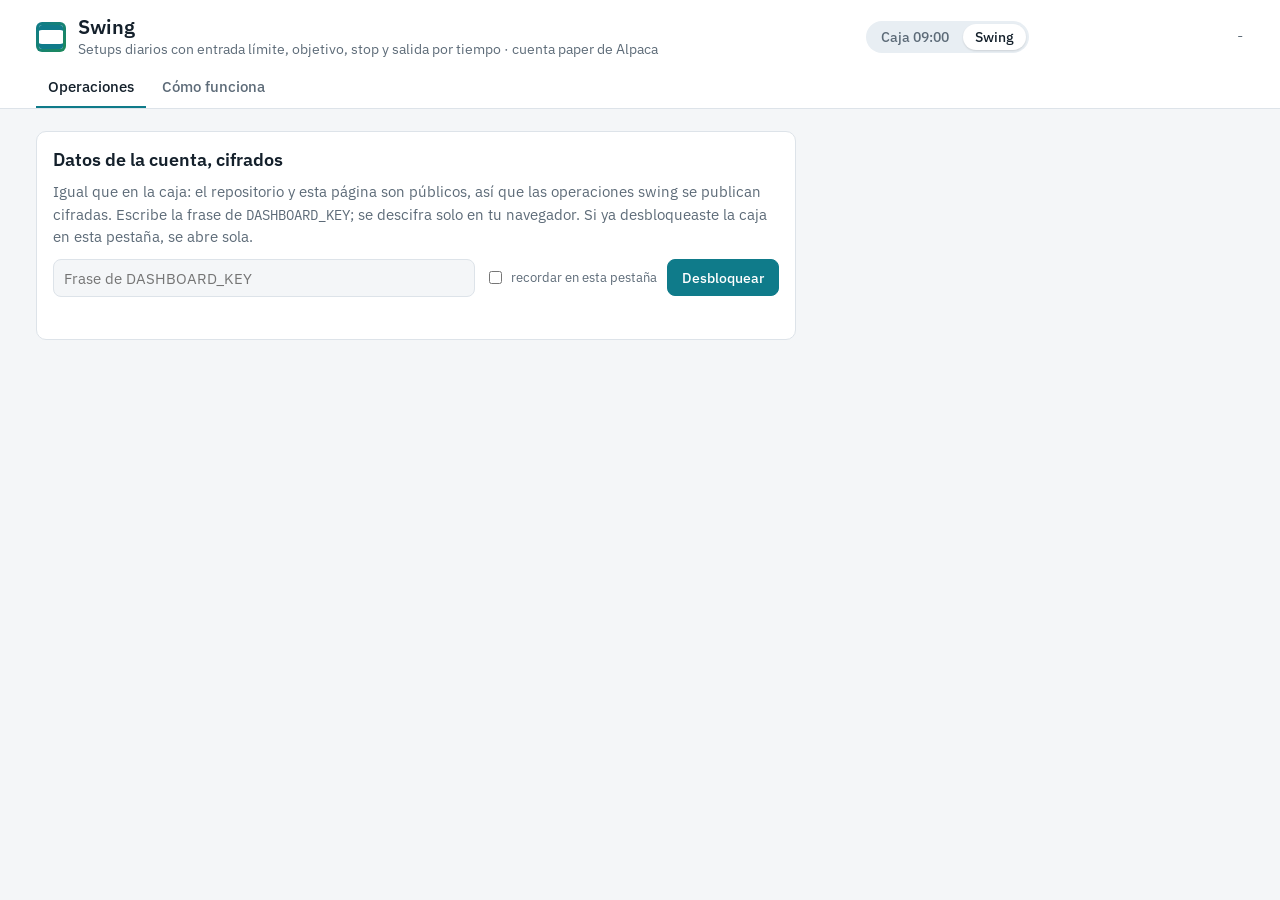
<file: site/swing.html>
<!doctype html>
<html lang="es">
<head>
<meta charset="utf-8">
<meta name="viewport" content="width=device-width, initial-scale=1, viewport-fit=cover">
<title>Swing en paper</title>
<meta name="description" content="Panel de los setups swing (ruptura de 20 días, pullback a la EMA20, RSI(2), momentum de resultados) en la cuenta paper de Alpaca.">
<link rel="preconnect" href="https://fonts.googleapis.com">
<link rel="stylesheet" href="https://fonts.googleapis.com/css2?family=IBM+Plex+Sans:wght@400;500;600&family=IBM+Plex+Mono:wght@400;500&display=swap">
<link rel="stylesheet" href="style.css">
</head>
<body>
<header class="top">
  <div class="top-inner">
    <div class="brand">
      <span class="brand-mark" aria-hidden="true"></span>
      <div>
        <h1>Swing</h1>
        <p class="sub">Setups diarios con entrada límite, objetivo, stop y salida por tiempo · cuenta paper de Alpaca</p>
      </div>
    </div>
    <nav class="apps" aria-label="Estrategias"><a href="./">Caja 09:00</a><a href="swing.html" aria-current="page">Swing</a></nav>
    <div class="status"><span id="updated" class="muted mono">-</span></div>
  </div>
  <nav class="tabs" role="tablist" aria-label="Secciones">
    <button role="tab" data-tab="trades" aria-selected="true">Operaciones</button>
    <button role="tab" data-tab="how" aria-selected="false">Cómo funciona</button>
  </nav>
</header>

<main>
  <section id="tab-trades" class="tab" role="tabpanel">
    <div id="lock" class="card lock">
      <h2>Datos de la cuenta, cifrados</h2>
      <p class="muted">Igual que en la caja: el repositorio y esta página son públicos, así que las operaciones swing se publican cifradas. Escribe la frase de <code>DASHBOARD_KEY</code>; se descifra solo en tu navegador. Si ya desbloqueaste la caja en esta pestaña, se abre sola.</p>
      <form id="unlock-form" class="row">
        <label for="pass" class="sr">Frase</label>
        <input id="pass" type="password" autocomplete="current-password" placeholder="Frase de DASHBOARD_KEY" required>
        <label class="check"><input id="remember" type="checkbox"> recordar en esta pestaña</label>
        <button type="submit" class="btn primary">Desbloquear</button>
      </form>
      <p id="lock-msg" class="msg" role="status"></p>
    </div>
    <div id="trades-body" hidden>
      <div class="row priv-head"><span id="priv-updated" class="muted small" role="status"></span><span class="row-btns"><button id="priv-refresh" class="btn small" type="button">Actualizar</button><button id="relock" class="btn ghost small" type="button">Bloquear</button></span></div>
      <div class="kpis" id="sw-kpis"></div>
      <div class="card">
        <h3>Abiertas</h3>
        <div class="table-wrap"><table id="sw-open"><thead><tr><th>Símbolo</th><th>Setup</th><th>Lado</th><th>Entrada</th><th>Stop</th><th>Objetivo</th><th>Ahora</th><th>R ahora</th><th>P&amp;L</th><th>Sale por tiempo</th></tr></thead><tbody></tbody></table></div>
        <p id="sw-open-empty" class="muted" hidden>Sin operaciones swing abiertas.</p>
      </div>
      <div class="card">
        <h3>Órdenes de entrada esperando</h3>
        <p class="muted small">Órdenes límite enviadas que todavía no se ejecutan; si no entran en su día, se cancelan.</p>
        <div class="table-wrap"><table id="sw-pending"><thead><tr><th>Símbolo</th><th>Setup</th><th>Lado</th><th>Límite</th><th>Stop</th><th>Objetivo</th><th>Señal</th></tr></thead><tbody></tbody></table></div>
        <p id="sw-pending-empty" class="muted" hidden>Ninguna.</p>
      </div>
      <div class="grid-2">
        <div class="card"><h3>R acumulado</h3><div id="sw-r-chart" class="chart-svg"></div></div>
        <div class="card"><h3>Real contra el estudio, por setup</h3><div class="table-wrap"><table id="sw-setups"></table></div></div>
      </div>
      <div class="card">
        <h3>Cerradas</h3>
        <div class="table-wrap"><table id="sw-closed"><thead><tr><th>Señal</th><th>Símbolo</th><th>Setup</th><th>Lado</th><th>Entrada</th><th>Salida</th><th>Cómo salió</th><th>R</th></tr></thead><tbody></tbody></table></div>
        <p id="sw-closed-empty" class="muted" hidden>Todavía no hay operaciones swing cerradas.</p>
      </div>
    </div>
  </section>

  <section id="tab-how" class="tab" role="tabpanel" hidden>
    <div class="grid-2">
      <div class="card prose">
        <h2>Cómo opera</h2>
        <ol>
          <li>Después del cierre, el escáner busca los setups en la lista de acciones (ruptura del máximo de 20 días, pullback a la EMA20, RSI(2) sobrevendido, momentum tras resultados) y el chequeo de riesgo decide cuáles pasan.</li>
          <li>Cada uno que pasa se envía a la cuenta <b>paper</b> como orden bracket: entrada límite, objetivo y stop. Si la entrada no se ejecuta en su día, se cancela.</li>
          <li>Una operación por símbolo y un máximo de operaciones abiertas a la vez; antes de entrar se pregunta a Alpaca si ya hay algo en ese símbolo.</li>
          <li>Si no llega ni al objetivo ni al stop, se cierra al vencer su stop de tiempo.</li>
          <li>Después del cierre, el resumen del día cancela salidas que quedaron sin posición y pone stop a lo que no lo tenga.</li>
        </ol>
      </div>
      <div class="card prose">
        <h2>Cómo leerlo</h2>
        <p>"Real contra el estudio" compara el resultado de estas operaciones con lo que cada setup dio en la historia. Con menos de 30 operaciones cerradas la diferencia es casi todo ruido.</p>
        <p>La cuenta paper es la misma que usa la caja de las 09:00: el capital incluye las dos estrategias.</p>
        <p class="muted small">Investigación, no asesoría financiera.</p>
      </div>
    </div>
  </section>
</main>

<div id="tip" class="tip" hidden></div>
<script src="common.js"></script>
<script src="swing.js"></script>
</body>
</html>
</file>
<file: site/style.css>
/* Layout: a header with tabs, then one panel at a time. Tokens first, light and dark. */
:root {
  --bg: #f4f6f8; --panel: #ffffff; --ink: #14202b; --muted: #5d6b78; --line: #dde3e9; --grid: #eef1f4;
  --accent: #0f7b8a; --accent-ink: #ffffff; --long: #1d8a5a; --short: #c2413a; --warn: #b7791f;
  --box: rgba(15, 123, 138, 0.10); --chip: #e8eef3;
  --sans: "IBM Plex Sans", system-ui, -apple-system, "Segoe UI", sans-serif;
  --mono: "IBM Plex Mono", ui-monospace, "SFMono-Regular", Menlo, monospace;
  color-scheme: light;
}
@media (prefers-color-scheme: dark) {
  :root:not([data-theme="light"]) {
    --bg: #0e141a; --panel: #151d25; --ink: #e5ecf2; --muted: #93a1ae; --line: #26323d; --grid: #1c2630;
    --accent: #3fb6c4; --accent-ink: #062126; --long: #3cc184; --short: #ef6b62; --warn: #e2a64b;
    --box: rgba(63, 182, 196, 0.12); --chip: #1f2a34; color-scheme: dark;
  }
}
:root[data-theme="dark"] {
  --bg: #0e141a; --panel: #151d25; --ink: #e5ecf2; --muted: #93a1ae; --line: #26323d; --grid: #1c2630;
  --accent: #3fb6c4; --accent-ink: #062126; --long: #3cc184; --short: #ef6b62; --warn: #e2a64b;
  --box: rgba(63, 182, 196, 0.12); --chip: #1f2a34; color-scheme: dark;
}

* { box-sizing: border-box; }
html, body { margin: 0; }
body { background: var(--bg); color: var(--ink); font: 15px/1.5 var(--sans); }
h1, h2, h3 { margin: 0; line-height: 1.25; text-wrap: balance; }
h1 { font-size: 1.25rem; font-weight: 600; }
h2 { font-size: 1.15rem; font-weight: 600; }
h3 { font-size: 0.95rem; font-weight: 600; margin-bottom: 10px; }
p { margin: 0; }
code, .mono { font-family: var(--mono); font-size: 0.92em; }
.muted { color: var(--muted); }
.small { font-size: 0.85rem; }
.sr { position: absolute; width: 1px; height: 1px; overflow: hidden; clip: rect(0 0 0 0); }
a { color: var(--accent); }
[hidden] { display: none !important; }

.top { background: var(--panel); border-bottom: 1px solid var(--line); position: sticky; top: 0; z-index: 5; }
.top-inner, .tabs, main { max-width: 1240px; margin: 0 auto; padding-left: max(16px, env(safe-area-inset-left, 0px)); padding-right: max(16px, env(safe-area-inset-right, 0px)); }
.top-inner { display: flex; gap: 16px; align-items: center; justify-content: space-between; flex-wrap: wrap; padding-block: 14px 10px; }
.brand { display: flex; gap: 12px; align-items: center; min-width: 0; }
.brand-mark { width: 30px; height: 30px; border-radius: 6px; flex: none;
  background: linear-gradient(var(--panel), var(--panel)) padding-box, linear-gradient(135deg, var(--accent), var(--long)) border-box;
  border: 3px solid transparent; box-shadow: inset 0 9px 0 -4px var(--accent), inset 0 -9px 0 -4px var(--accent); }
.sub { color: var(--muted); font-size: 0.85rem; }
.apps { display: inline-flex; padding: 3px; gap: 2px; border-radius: 999px; background: var(--chip); }
.apps a { padding: 4px 12px; border-radius: 999px; font: 500 0.85rem var(--sans); color: var(--muted); text-decoration: none; }
.apps a[aria-current="page"] { background: var(--panel); color: var(--ink); box-shadow: 0 1px 2px rgba(0, 0, 0, 0.12); }
.apps a:focus-visible { outline: 2px solid var(--accent); outline-offset: 2px; }
.status { display: flex; gap: 10px; align-items: center; flex-wrap: wrap; }
.pill { padding: 3px 10px; border-radius: 999px; font-size: 0.8rem; font-weight: 600; background: var(--chip); color: var(--muted); letter-spacing: 0.02em; }
.pill.open { background: color-mix(in srgb, var(--long) 18%, transparent); color: var(--long); }
.pill.closed { background: var(--chip); color: var(--muted); }
.tabs { display: flex; gap: 4px; overflow-x: auto; }
.tabs button { background: none; border: 0; border-bottom: 2px solid transparent; color: var(--muted); font: 500 0.92rem var(--sans); padding: 8px 12px 10px; cursor: pointer; white-space: nowrap; }
.tabs button[aria-selected="true"] { color: var(--ink); border-bottom-color: var(--accent); }
.tabs button:focus-visible, .btn:focus-visible, input:focus-visible, select:focus-visible { outline: 2px solid var(--accent); outline-offset: 2px; }

main { padding-block: 22px 60px; }
.tab { display: grid; gap: 16px; }
.tab > * { min-width: 0; }              /* wide tables scroll inside their card instead of widening the page */
#trades-body:not([hidden]) { display: grid; gap: 16px; }
.section-head { display: grid; gap: 6px; max-width: 80ch; }
.grid-2 { display: grid; gap: 16px; grid-template-columns: repeat(auto-fit, minmax(340px, 1fr)); }
.grid-3 { display: grid; gap: 16px; grid-template-columns: repeat(auto-fit, minmax(280px, 1fr)); }
.grid-sim { display: grid; gap: 16px; grid-template-columns: minmax(260px, 320px) minmax(0, 1fr); align-items: start; }
@media (max-width: 760px) { .grid-sim { grid-template-columns: 1fr; } }
.grid-2 > *, .grid-3 > *, .grid-sim > * { min-width: 0; }
.sim-out { display: grid; gap: 16px; min-width: 0; }

.card { background: var(--panel); border: 1px solid var(--line); border-radius: 10px; padding: 16px; min-width: 0; }
.card-head { display: flex; justify-content: space-between; align-items: center; gap: 8px; margin-bottom: 10px; }
.card-head h3 { margin: 0; }
.kpis { display: grid; gap: 12px; grid-template-columns: repeat(auto-fit, minmax(160px, 1fr)); }
.kpi { background: var(--panel); border: 1px solid var(--line); border-radius: 10px; padding: 12px 14px; display: grid; gap: 2px; }
.kpi .k { font-size: 0.78rem; color: var(--muted); }
.kpi .v { font: 500 1.35rem var(--mono); font-variant-numeric: tabular-nums; }
.kpi .n { font-size: 0.78rem; color: var(--muted); }
.pos { color: var(--long); } .neg { color: var(--short); } .warn { color: var(--warn); }

.sym-card { display: grid; gap: 8px; }
.sym-head { display: flex; justify-content: space-between; gap: 8px; align-items: baseline; flex-wrap: wrap; }
.sym-head .name { font: 600 1.05rem var(--mono); }
.sym-head .price { font: 500 1rem var(--mono); }
.sym-state { font-size: 0.86rem; }
.chip { display: inline-block; padding: 1px 8px; border-radius: 999px; font-size: 0.78rem; font-weight: 600; background: var(--chip); color: var(--muted); }
.chip.long { background: color-mix(in srgb, var(--long) 16%, transparent); color: var(--long); }
.chip.short { background: color-mix(in srgb, var(--short) 16%, transparent); color: var(--short); }
.candles { height: 280px; position: relative; overflow: hidden; width: 100%; }
.grid-live { display: grid; gap: 16px; grid-template-columns: repeat(auto-fit, minmax(min(100%, 480px), 1fr)); }
.grid-live > * { min-width: 0; }
.live-form { display: grid; gap: 10px; grid-template-columns: minmax(0, 1fr) minmax(0, 1fr) auto auto; align-items: center; margin-top: 10px; }
@media (max-width: 760px) { .live-form { grid-template-columns: 1fr; } }
.live-conn .row { margin-top: 10px; justify-content: space-between; }
.pill.live { background: color-mix(in srgb, var(--long) 18%, transparent); color: var(--long); }
.pill.live::before { content: ""; display: inline-block; width: 7px; height: 7px; border-radius: 50%; background: currentColor; margin-right: 6px; vertical-align: 1px; }
@media (prefers-reduced-motion: no-preference) { .pill.live::before { animation: blink 1.6s ease-in-out infinite; } }
@keyframes blink { 50% { opacity: .25; } }
.pill.warn { background: color-mix(in srgb, var(--warn) 18%, transparent); color: var(--warn); }
.mt { margin-top: 16px; }
.priv-head { justify-content: space-between; }
.levels { display: flex; gap: 12px; flex-wrap: wrap; font: 0.8rem var(--mono); color: var(--muted); }

.table-wrap { overflow-x: auto; }
table { border-collapse: collapse; width: 100%; font-size: 0.86rem; font-variant-numeric: tabular-nums; }
th, td { text-align: right; padding: 6px 8px; border-bottom: 1px solid var(--line); white-space: nowrap; }
th:first-child, td:first-child { text-align: left; }
th { color: var(--muted); font-weight: 500; font-size: 0.8rem; }
tr.hl td { background: color-mix(in srgb, var(--accent) 9%, transparent); }

.form { display: grid; gap: 10px; }
.field { display: grid; gap: 4px; }
label { font-size: 0.82rem; color: var(--muted); }
input, select { font: 0.95rem var(--sans); padding: 8px 10px; border: 1px solid var(--line); border-radius: 8px; background: var(--bg); color: var(--ink); width: 100%; }
.row { display: flex; gap: 10px; flex-wrap: wrap; align-items: center; }
.row input[type="password"] { flex: 1 1 240px; width: auto; }
.check { display: flex; gap: 6px; align-items: center; }
.check input { width: auto; }
.row-btns { display: flex; gap: 8px; flex-wrap: wrap; }
.btn { font: 500 0.9rem var(--sans); padding: 8px 14px; border-radius: 8px; border: 1px solid var(--line); background: var(--panel); color: var(--ink); cursor: pointer; }
.btn.primary { background: var(--accent); border-color: var(--accent); color: var(--accent-ink); }
.btn.ghost { background: transparent; }
.btn.small { padding: 4px 10px; font-size: 0.8rem; }
.btn.danger { color: var(--short); border-color: var(--short); background: transparent; }
.btn:disabled { opacity: 0.6; cursor: wait; }
.acts { display: inline-flex; gap: 6px; flex-wrap: wrap; }
.msg { font-size: 0.86rem; min-height: 1.2em; }
.lock { display: grid; gap: 10px; max-width: 760px; }
.read { margin-top: 8px; font-size: 0.9rem; max-width: 75ch; }
.notes { margin: 0; padding-left: 18px; display: grid; gap: 4px; font-size: 0.88rem; }

.chart-svg { width: 100%; min-height: 220px; position: relative; }
.chart-svg.tall { min-height: 320px; }
.chart-svg svg { width: 100%; height: auto; display: block; }
.chart-svg text { fill: var(--muted); font: 11px var(--mono); }
.legend { display: flex; gap: 14px; flex-wrap: wrap; font-size: 0.8rem; color: var(--muted); margin-bottom: 6px; }
.legend i { display: inline-block; width: 14px; height: 3px; border-radius: 2px; vertical-align: middle; margin-right: 6px; }
.prose ol, .prose ul { padding-left: 20px; display: grid; gap: 6px; margin: 8px 0 16px; }
.prose h2 { margin-top: 4px; }
.prose p { margin: 8px 0; }

.tip { position: fixed; pointer-events: none; z-index: 20; background: var(--panel); border: 1px solid var(--line); border-radius: 8px;
  padding: 6px 9px; font: 12px var(--mono); color: var(--ink); box-shadow: 0 6px 18px rgba(0, 0, 0, 0.15); white-space: nowrap; }
@media (prefers-reduced-motion: no-preference) { .tabs button { transition: color .15s, border-color .15s; } }
@media (max-width: 700px) {
  .top { position: static; }
  .sub { display: none; }
}

/* trade view */
.tv-pick { width: auto; max-width: 60%; }
.tv-head { margin: 0 0 8px; display: flex; gap: 8px; flex-wrap: wrap; align-items: center; }
.tv-chart { height: 380px; }
.tv-kpis { margin-top: 12px; grid-template-columns: repeat(auto-fit, minmax(150px, 1fr)); }
.tv-kpis .v { font-size: 1.1rem; }
h4.mt { margin: 16px 0 6px; font-size: 0.9rem; }
@media (max-width: 600px) { .tv-chart { height: 300px; } .tv-pick { max-width: 100%; } #trade-view .card-head { flex-wrap: wrap; } }
</file>
